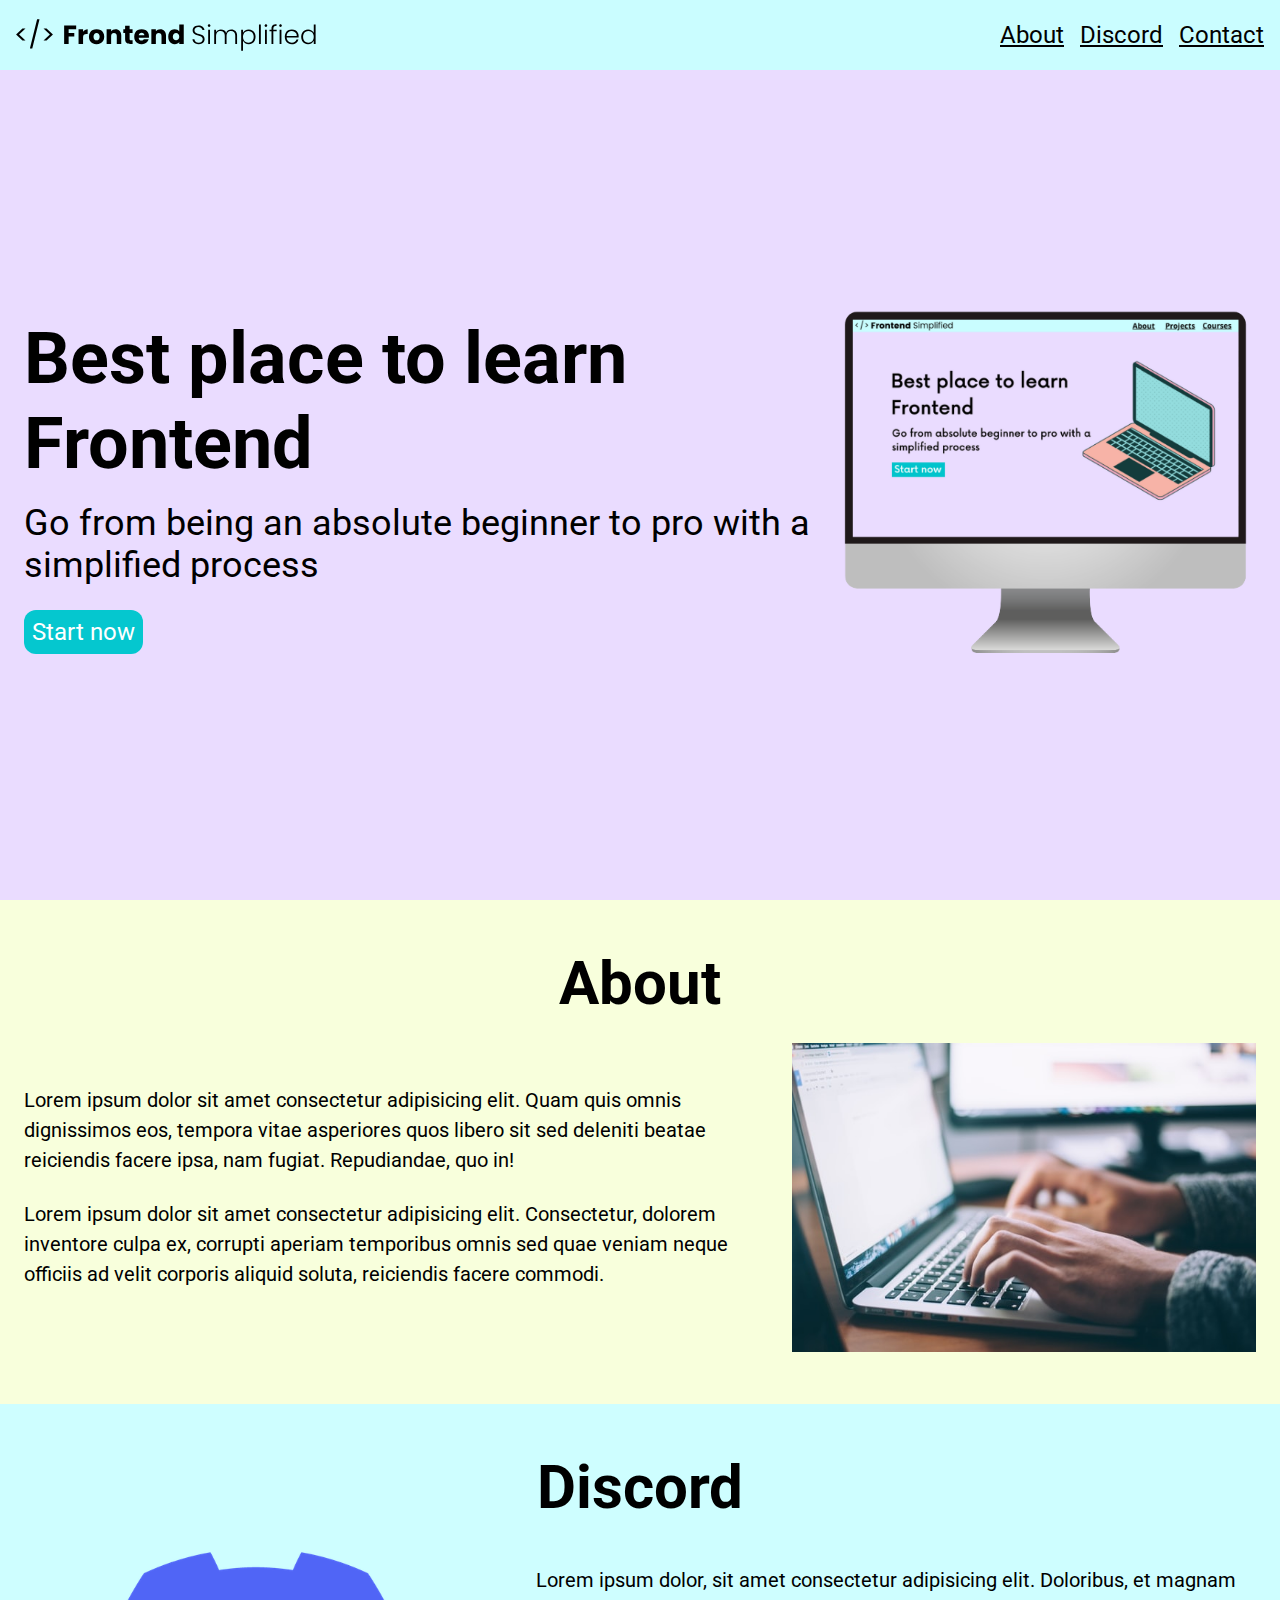
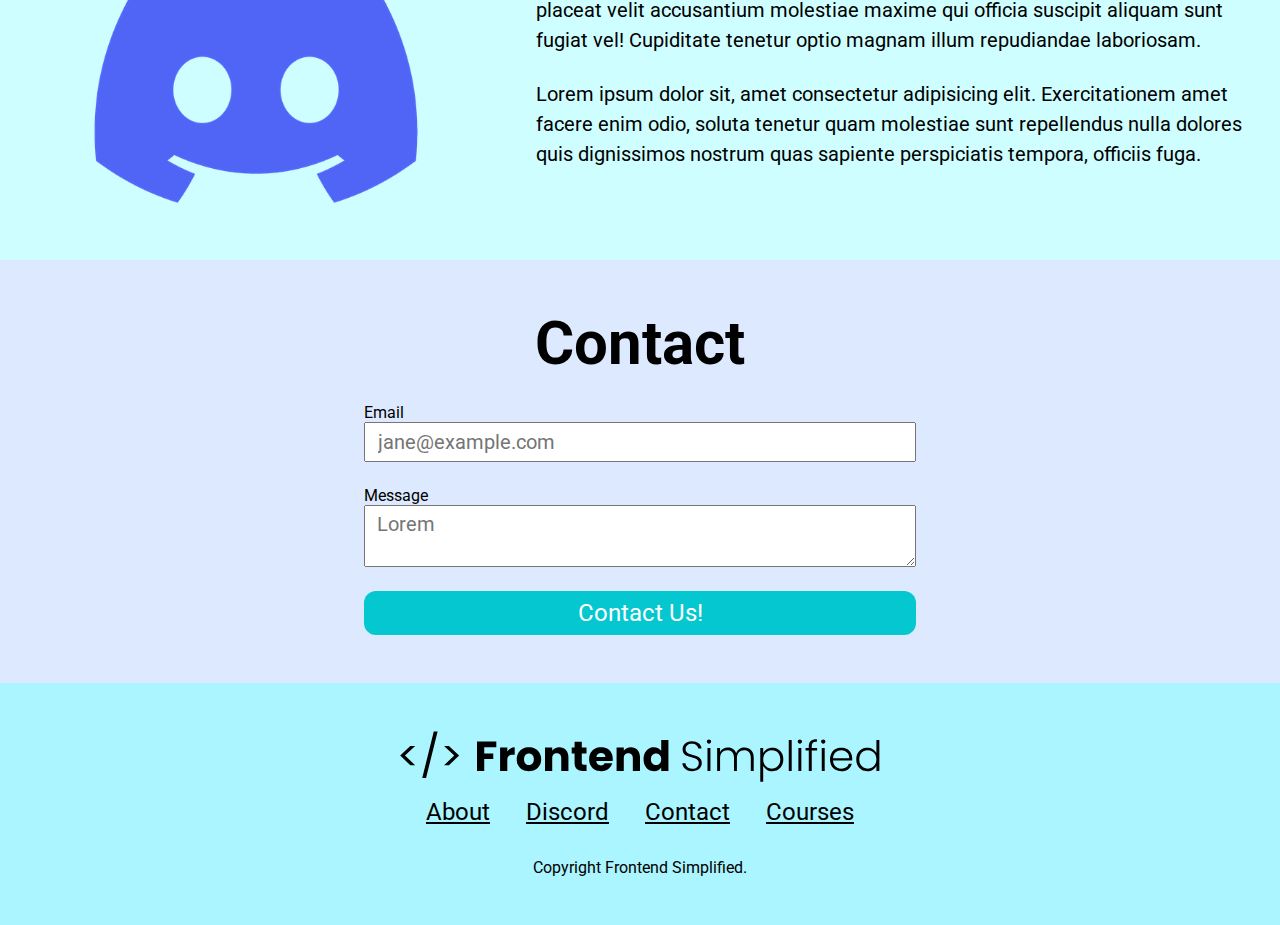
<file: HTMLpractice/index.html>
<!DOCTYPE html>
<html lang="en">
  <head>
    <meta charset="UTF-8" />
    <meta http-equiv="X-UA-Compatible" content="IE=edge" />
    <meta name="viewport" content="width=device-width, initial-scale=1.0" />
    <link rel="stylesheet" href="styles.css" />
    <title>Document</title>
  </head>
  <body>
    <section>
      <nav>
        <img class="logo" src="./assets/FES.svg" alt="" />
        <ul>
          <li><a href="#about">About</a></li>
          <li><a href="#discord">Discord</a></li>
          <li><a href="#contact">Contact</a></li>
        </ul>
      </nav>
      <header>
        <div class="row">
          <div class="home__description">
            <h1>Best place to learn Frontend</h1>
            <p class="subheader">
              Go from being an absolute beginner to pro with a simplified
              process
            </p>
            <button class="home__description--button">Start now</button>
          </div>
          <figure>
            <img src="./assets/laptop.png" alt="Home page image" />
          </figure>
        </div>
      </header>
    </section>
    <main>
      <section id="about">
        <h2>About</h2>
        <div class="row">
          <div class="section_description">
            <div class="section_description--wrapper">
              <p class="section_description--para">
                Lorem ipsum dolor sit amet consectetur adipisicing elit. Quam
                quis omnis dignissimos eos, tempora vitae asperiores quos libero
                sit sed deleniti beatae reiciendis facere ipsa, nam fugiat.
                Repudiandae, quo in!
              </p>
              <p class="section_description--para">
                Lorem ipsum dolor sit amet consectetur adipisicing elit.
                Consectetur, dolorem inventore culpa ex, corrupti aperiam
                temporibus omnis sed quae veniam neque officiis ad velit
                corporis aliquid soluta, reiciendis facere commodi.
              </p>
            </div>
            <figure class="about__img--wrapper">
              <img src="./assets/about.jpg" alt="" />
            </figure>
          </div>
        </div>
      </section>
      <section id="discord">
        <h2>Discord</h2>
        <div class="row">
          <div class="section_description">
            <figure class="about__img--wrapper">
              <img src="./assets/discord.png" alt="Discord" />
            </figure>
            <div class="section_description--wrapper">
              <p class="section_description--para">
                Lorem ipsum dolor, sit amet consectetur adipisicing elit.
                Doloribus, et magnam placeat velit accusantium molestiae maxime
                qui officia suscipit aliquam sunt fugiat vel! Cupiditate tenetur
                optio magnam illum repudiandae laboriosam.
              </p>
              <p class="section_description--para">
                Lorem ipsum dolor sit, amet consectetur adipisicing elit.
                Exercitationem amet facere enim odio, soluta tenetur quam
                molestiae sunt repellendus nulla dolores quis dignissimos
                nostrum quas sapiente perspiciatis tempora, officiis fuga.
              </p>
            </div>
          </div>
        </div>
      </section>
      <section id="contact">
        <h2>Contact</h2>
        <form action="">
          <span>Email</span>
          <input type="email" placeholder="jane@example.com" />
          <span>Message</span>
          <textarea type="text" placeholder="Lorem"></textarea>
          <button>Contact Us!</button>
        </form>
      </section>
    </main>

    <footer>
      <img class="footer__logo" src="./assets/FES.svg" alt="" />
      <div class="footer__links">
        <a class="footer_link" href="#about">About</a>
        <a class="footer_link" href="#discord">Discord</a>
        <a class="footer_link" href="#contact">Contact</a>
        <a class="footer_link" href="">Courses</a>
      </div>
      <p>Copyright Frontend Simplified.</p>
    </footer>
  </body>
</html>
</file>
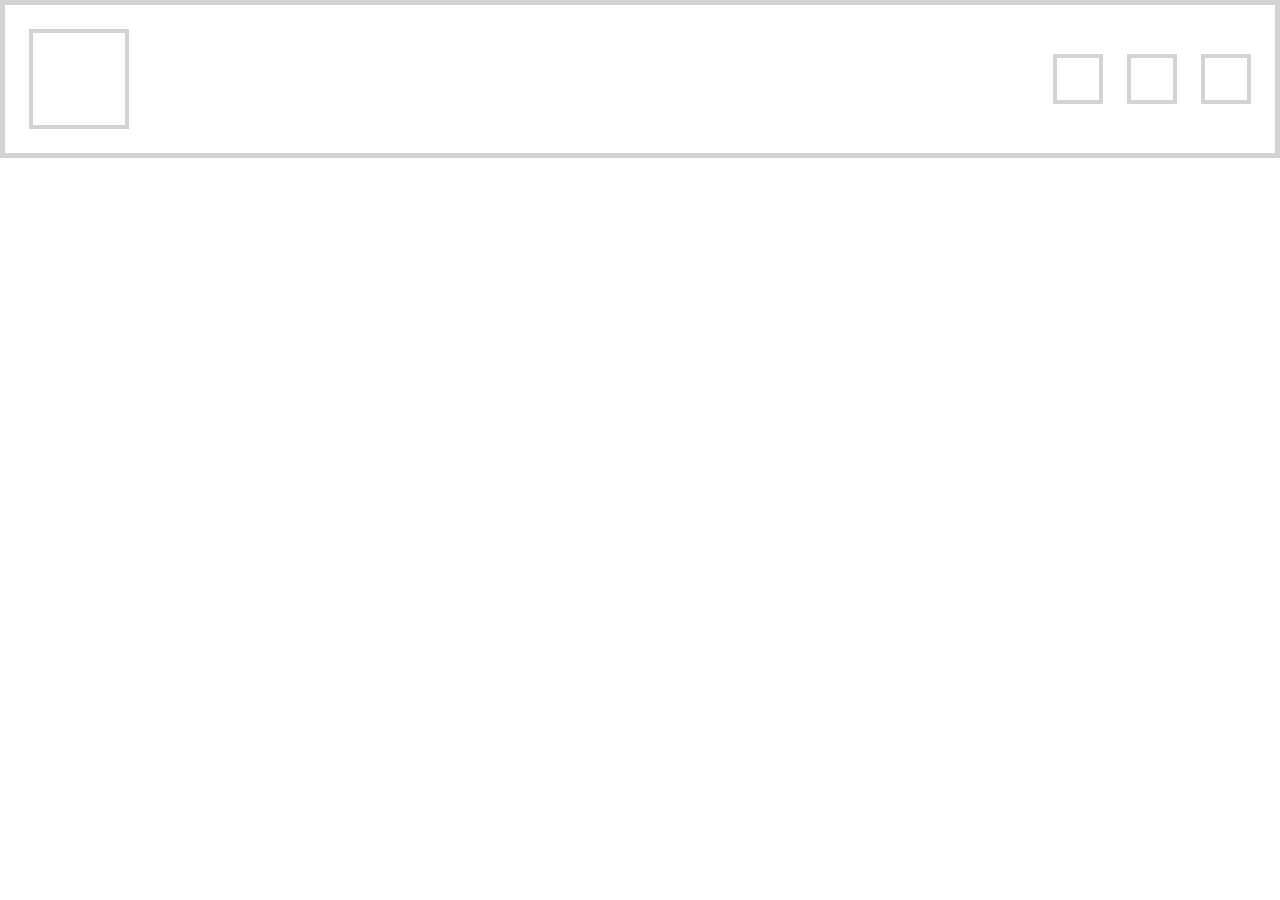
<file: Pattern1/index.html>
<!DOCTYPE html>
<html lang="en">
  <head>
    <meta charset="UTF-8" />
    <meta http-equiv="X-UA-Compatible" content="IE=edge" />
    <meta name="viewport" content="width=device-width, initial-scale=1.0" />
    <title>Document</title>
    <link rel="stylesheet" href="styles.css" />
  </head>
  <body>
    <div class="container">
      <div class="box"></div>
      <div class="small-container">
        <div class="box box-small"></div>
        <div class="box box-small"></div>
        <div class="box box-small"></div>
      </div>
    </div>
  </body>
</html>
</file>
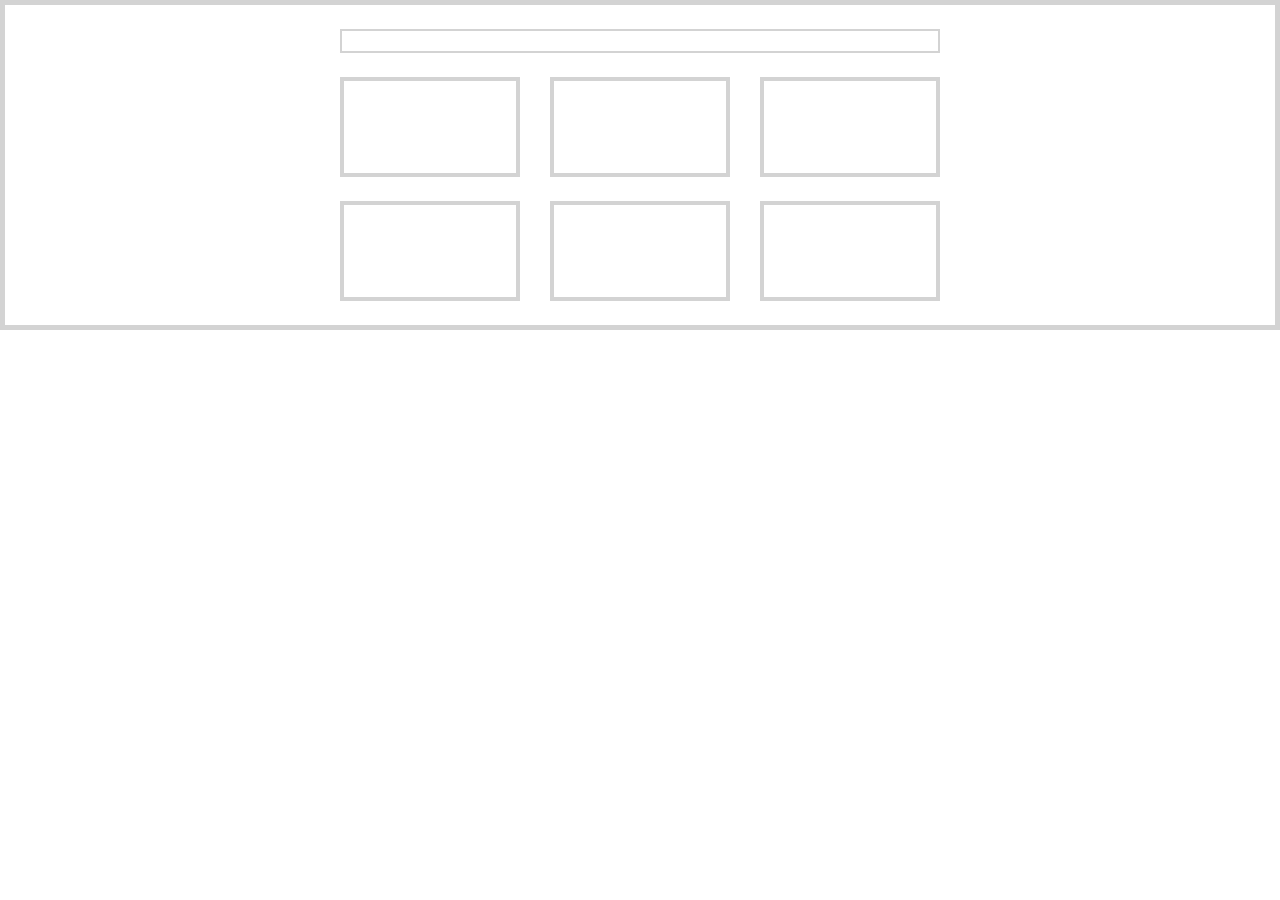
<file: Pattern2/index.html>
<!DOCTYPE html>
<html lang="en">
  <head>
    <meta charset="UTF-8" />
    <meta http-equiv="X-UA-Compatible" content="IE=edge" />
    <meta name="viewport" content="width=device-width, initial-scale=1.0" />
    <link rel="stylesheet" href="styles.css" />
    <title>Document</title>
  </head>
  <body>
    <div class="container">
      <div class="row">
        <div class="title"></div>
        <div class="box-wrapper">
          <div class="box"></div>
          <div class="box"></div>
          <div class="box"></div>
          <div class="box"></div>
          <div class="box"></div>
          <div class="box"></div>
        </div>
      </div>
    </div>
  </body>
</html>
</file>
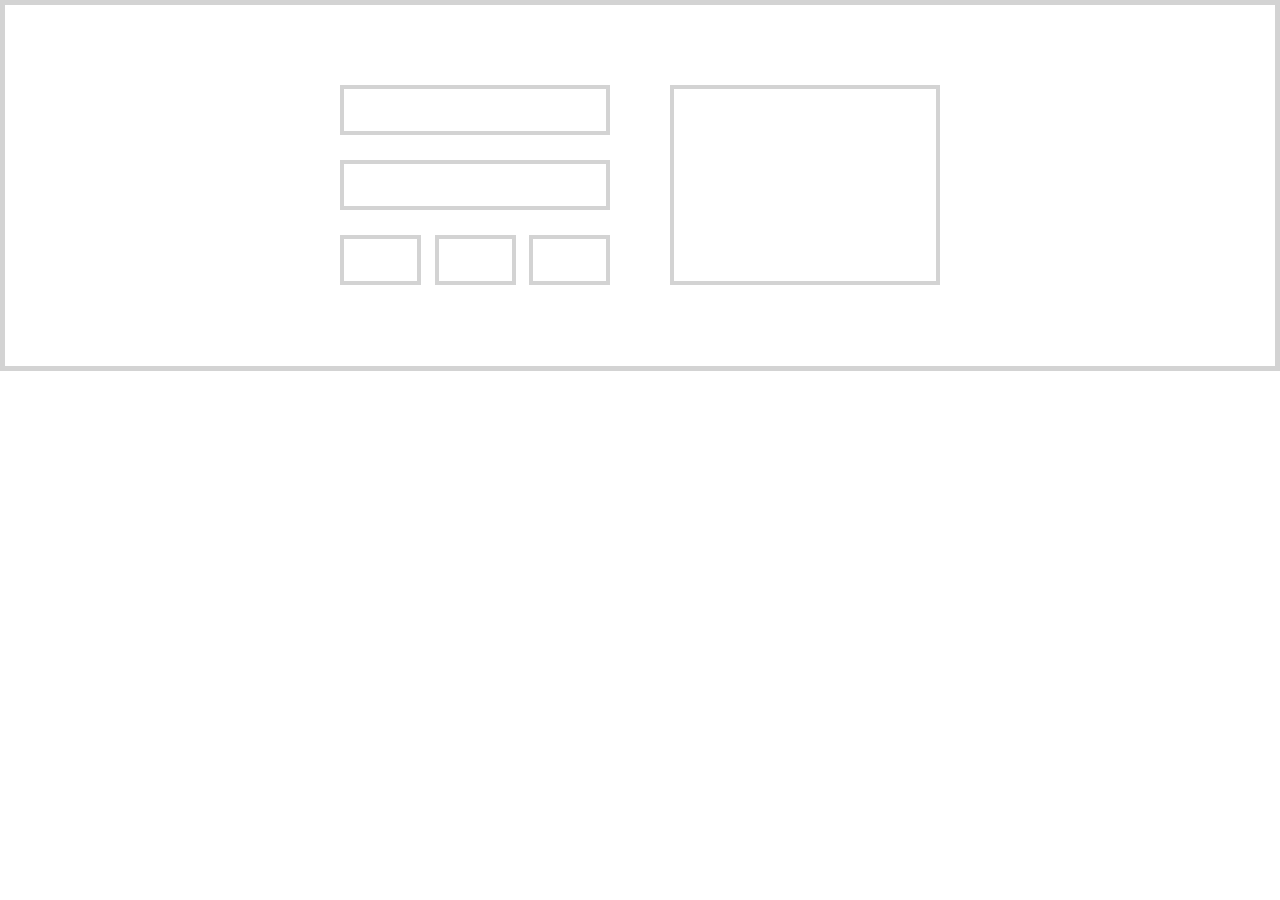
<file: Pattern4/index.html>
<!DOCTYPE html>
<html lang="en">
  <head>
    <meta charset="UTF-8" />
    <meta http-equiv="X-UA-Compatible" content="IE=edge" />
    <meta name="viewport" content="width=device-width, initial-scale=1.0" />
    <link rel="stylesheet" href="styles.css" />
    <title>Document</title>
  </head>
  <body>
    <div class="container">
      <div class="row">
        <div class="box-wrapper">
          <div class="box box-small"></div>
          <div class="box box-small"></div>
          <div class="box-wrapper-2">
            <div class="box box-tiny"></div>
            <div class="box box-tiny"></div>
            <div class="box box-tiny"></div>
          </div>
        </div>
        <div class="box box-large"></div>
      </div>
    </div>
  </body>
</html>
</file>
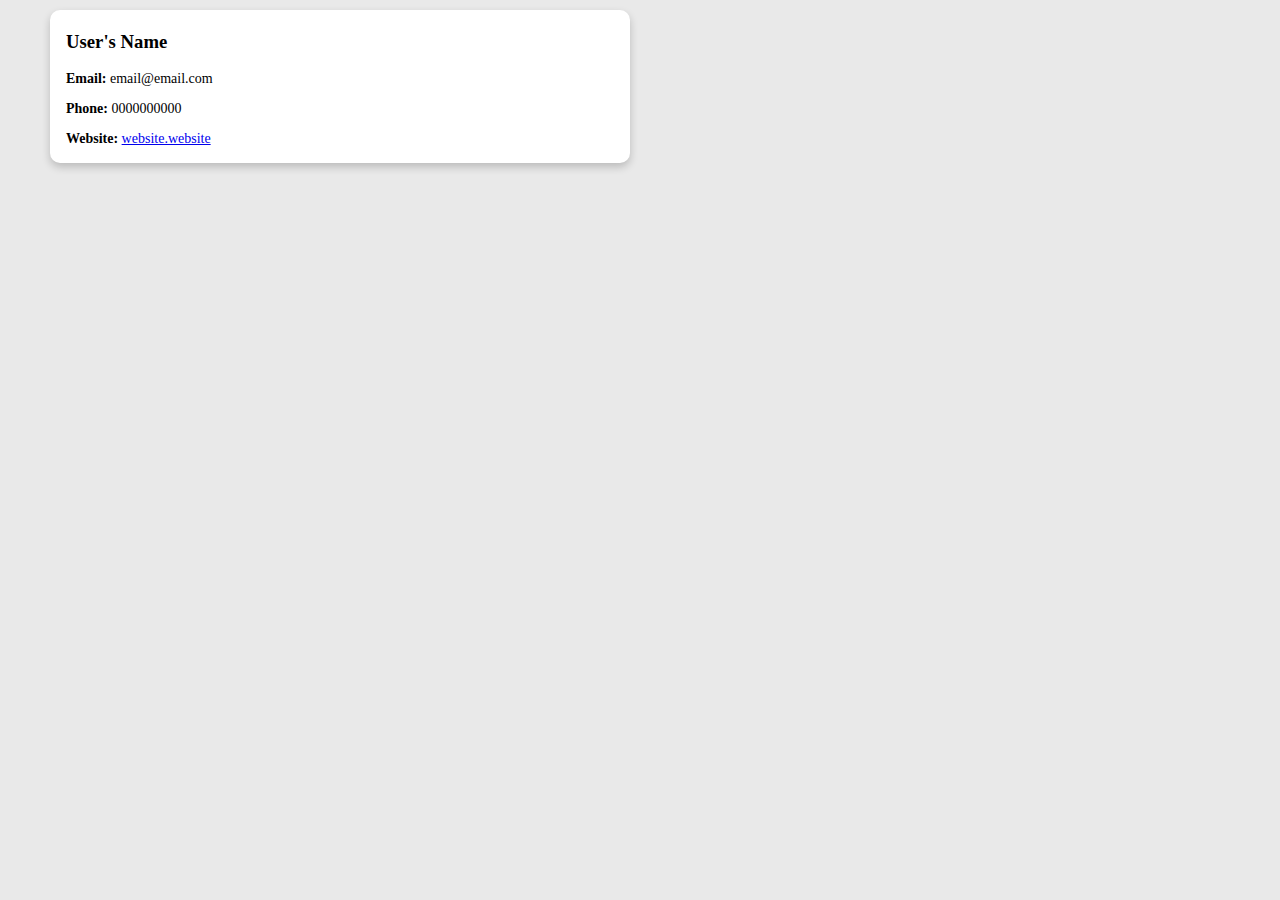
<file: user-posts-starter/index.html>
<!DOCTYPE html>
<html lang="en">

<head>
  <meta charset="UTF-8">
  <meta http-equiv="X-UA-Compatible" content="IE=edge">
  <meta name="viewport" content="width=device-width, initial-scale=1.0">
  <link rel="stylesheet" href="index.css">
  <title>User Posts</title>
</head>

<body>
  <div class="container">
    <div class="row">
      <div class="user-list">
        <div class="user">
          <div class="user-card">
            <div class="user-card__container">
              <h3>User's Name</h4>
                <p><b>Email:</b> email@email.com</p>
                <p><b>Phone:</b> 0000000000</p>
                <p><b>Website:</b> <a href="https://website.website" target="_blank">website.website</a></p>
            </div>
          </div>
        </div>
      </div>
    </div>
  </div>
</body>
<script src="index.js"></script>

</html>
</file>
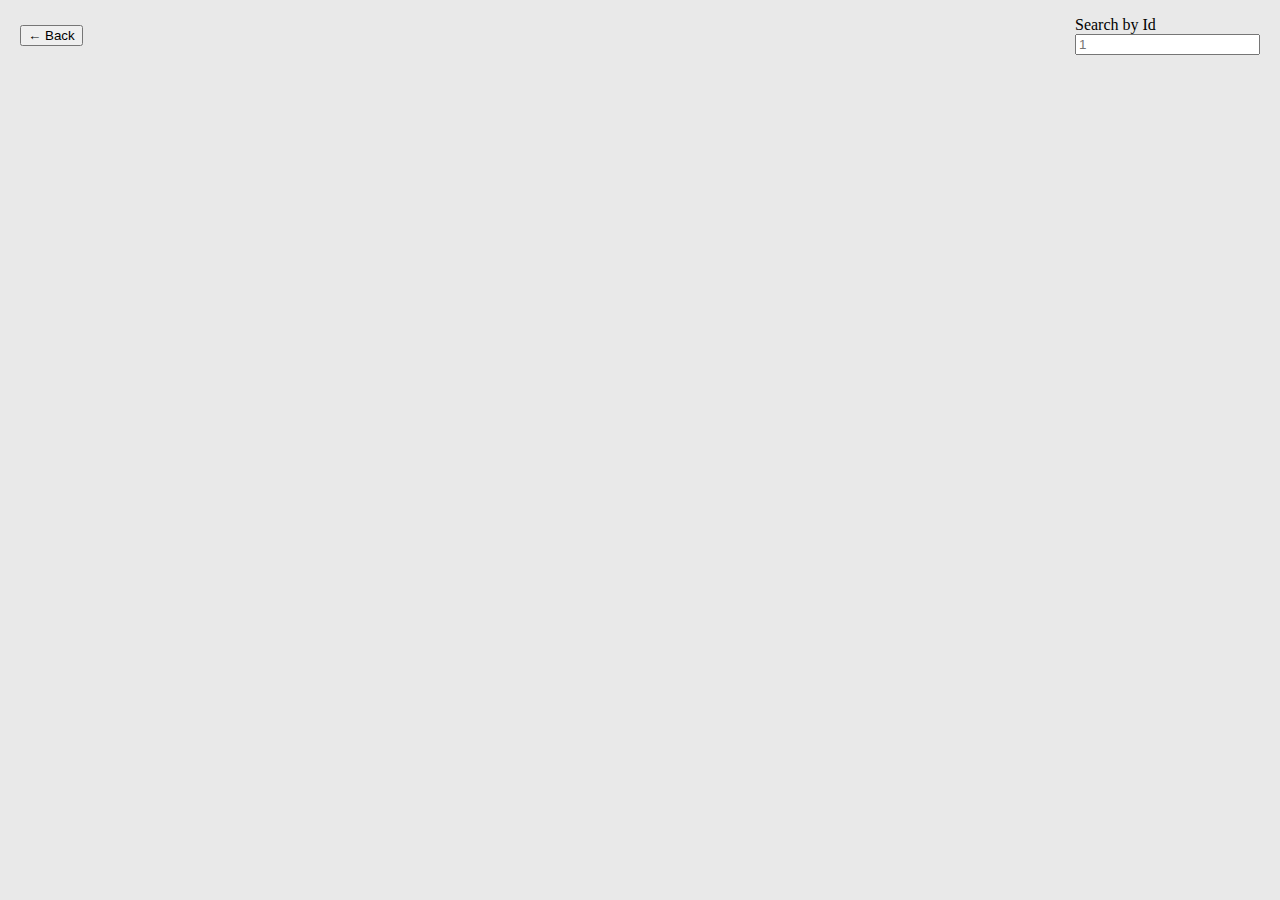
<file: user-posts-starter/user.html>
<!DOCTYPE html>
<html lang="en">
  <head>
    <meta charset="UTF-8" />
    <meta http-equiv="X-UA-Compatible" content="IE=edge" />
    <meta name="viewport" content="width=device-width, initial-scale=1.0" />
    <title>Document</title>
    <link rel="stylesheet" href="index.css" />
  </head>

  <body>
    <div class="post__search">
      <a href="/index.html">
        <button>← Back</button>
      </a>
      <div class="post__search--container">
        <label class="post__search--label"> Search by Id </label>
        <input type="number" placeholder="1" onchange="onSearchChange(event)" />
      </div>
    </div>
    <div class="post-list"></div>
  </body>
  <script src="user.js"></script>
</html>
</file>
<file: HTMLpractice/styles.css>
@import url(http://fonts.googleapis.com/css?family=Roboto:400,100,100italic,300,300ita‌​lic,400italic,500,500italic,700,700italic,900italic,900);
* {
  box-sizing: border-box;
  padding: 0;
  margin: 0;
  font-family: "Roboto", sans-serif;
}

nav {
  height: 70px;
  display: flex;
  justify-content: space-between;
  align-items: center;
  padding: 0 16px;
  background-color: #cafdff;
}

header {
  background-color: #eadcff;
  height: calc(100vh - 70px);
  padding: 24px;
  display: flex;
  justify-content: center;
  align-items: center;
}

h1 {
  font-size: 72px;
}

.subheader {
  font-size: 36px;
  margin: 16px 0 24px 0;
}

button {
  background-color: #05c7cf;
  color: white;
  border: none;
  padding: 8px;
  font-size: 24px;
  cursor: pointer;
  border-radius: 12px;
}

.logo {
  width: 300px;
}

ul {
  display: flex;
}

li {
  list-style-type: none;
  padding-left: 16px;
}

a {
  color: black;
  font-size: 24px;
  font-weight: b700;
}

.row {
  width: 100%;
  max-width: 1300px;
  display: flex;
  justify-content: center;
  align-items: center;
  margin: 0 auto;
}

/* ABOUT */

#about,
#discord,
#contact,
footer {
  padding: 48px 0;
}

#about {
  background-color: #f8ffdc;
}

h2 {
  font-size: 60px;
  text-align: center;
  margin-bottom: 24px;
}

.section_description {
  display: flex;
  justify-content: center;
  align-items: center;
}

.about__img--wrapper {
  width: 40%;
}

img {
  width: 100%;
}

.section_description--wrapper {
  width: 60%;
}

.section_description--para {
  font-size: 20px;
  line-height: 1.5;
  margin-bottom: 24px;
}

.about__img--wrapper,
.section_description--wrapper {
  padding: 0 24px;
}

/* Discord */

#discord {
  background-color: #cefeff;
}

/* Contact */

#contact {
  background-color: #dce9ff;
}

form {
  width: 100%;
  max-width: 600px;
  display: flex;
  flex-direction: column;
  margin: 0 auto;
  padding: 0 24px;
}

input,
textarea {
  margin-bottom: 24px;
  font-size: 20px;
  padding: 6px 12px;
}

footer {
  background-color: #aaf5ff;
  display: flex;
  flex-direction: column;
  align-items: center;
}

.footer__logo {
  max-width: 480px;
  margin-bottom: 16px;
}

.footer__links {
  margin-bottom: 32px;
}

.footer_link {
  padding: 0 16px;
}

/* SMALL PHONES, TABLETS, LARGE SMARTPHONES */
@media (max-width: 728px) {
  .row {
    flex-direction: column;
  }

  .home__description {
    margin-bottom: 24px;
    display: flex;
    flex-direction: column;
    align-items: center;
  }

  .home__description--button {
    max-width: 240px;
  }

  h1 {
    text-align: center;
    font-size: 60px;
  }

  .subheader {
    text-align: center;
    font-size: 28px;
  }

  ul {
    display: none;
  }

  .section_description {
    flex-direction: column;
  }

  .section_description--wrapper {
    width: 100%;
  }

  .about__img--wrapper {
    width: 100%;
  }

  #discord .section_description {
    flex-direction: column-reverse;
  }

  footer {
    padding: 48px 24px;
  }

  .footer__logo {
    max-width: 360px;
  }

  .footer_link {
    padding: 0 4px;
    font-size: 18px;
  }

  .footer__links {
    margin-bottom: 24px;
  }
}
</file>
<file: Pattern1/styles.css>
@import url("https://fonts.googleapis.com/css2?family=Roboto:wght@300;400;500;600;700&display=swap");
* {
  box-sizing: border-box;
  padding: 0;
  margin: 0;
  font-family: "Roboto", sans-serif;
}

.box {
  border: 4px solid lightgray;
  width: 100px;
  height: 100px;
}

.box-small {
  width:50px;
  height: 50px;
  margin-left: 24px;
}

.container {
  padding: 24px;
  border: 5px solid lightgray;
  display: flex;
  justify-content: space-between;
}

.small-container {
  display: flex;
  align-items: center;
}
</file>
<file: Pattern2/styles.css>
@import url("https://fonts.googleapis.com/css2?family=Roboto:wght@300;400;500;600;700&display=swap");
* {
  box-sizing: border-box;
  padding: 0;
  margin: 0;
  font-family: "Roboto", sans-serif;
}

.container {
  padding: 24px 24px 0 24px;
  border: 5px solid lightgray;
  display: flex;
  justify-content: center;
}

.title {
  border: 2px solid lightgray;
  height: 24px;
  width: 100%;
  margin-bottom: 24px;
}

.box {
  border: 4px solid lightgray;
  width: 30%;
  height: 100px;
  margin-bottom: 24px;
}

.box-wrapper {
  display: flex;
  flex-wrap: wrap;
  justify-content: space-between;
}

.row {
  width: 100%;
  max-width: 600px;
}
</file>
<file: Pattern4/styles.css>
@import url("https://fonts.googleapis.com/css2?family=Roboto:wght@300;400;500;600;700&display=swap");
* {
  box-sizing: border-box;
  padding: 0;
  margin: 0;
  font-family: "Roboto", sans-serif;
}

.container {
  padding: 80px 24px 80px 24px;
  border: 5px solid lightgray;
  display: flex;
  justify-content: space-between;
}

.box {
  border: 4px solid lightgray;
  margin-bottom: 25px;
}

.box-wrapper {
  width: 45%;
}

.box-large {
  width: 45%;
}

.box-small {
  height: 50px;
}

.box-tiny {
  width:30%;
  height: 50px;
}

.box-wrapper-2 {
  display: flex;
  flex-direction: row;
  justify-content: space-between;
}

.row {
  width: 100%;
  max-width: 600px;
  margin: 0 auto -24px auto;
  display: flex;
  justify-content: space-between;
}
</file>
<file: user-posts-starter/index.css>
body {
  margin: 0;
  padding: 0;
  box-sizing: border-box;
  background-color: #e9e9e9;
}

.container {
  margin: 0 auto;
  padding: 0;
  width: 100%;
  max-width: 1200px;
}

p {
  font-size: 14px;
  word-break: break-word;
}

.hidden {
  display: none;
}

.user-list {
  width: auto;
  display: flex;
  flex-wrap: wrap;
}

.user {
  width: 50%;
}

.user-card {
  background-color: #fff;
  box-shadow: 0 4px 8px 0 rgba(0,0,0,0.2);
  margin: 10px;
  transition: 0.3s;
  cursor: pointer;
  border-radius: 10px;
}

.user-card:hover {
  box-shadow: 0 8px 16px 0 rgba(0,0,0,0.2);
}

.user-card__container {
  padding: 2px 16px;
}

.post-card {
  background-color: #fff;
  margin: 10px;
  box-shadow: 0 4px 8px 0 rgba(0,0,0,0.2);
  transition: 0.3s;
  border-radius: 10px;
}

.post-card:hover {
  box-shadow: 0 8px 16px 0 rgba(0,0,0,0.2);
}

.post-card__container {
  padding: 2px 16px;
}

.back-btn {
  color: #fff;
  background-color: black;
  border: none;
  border-radius: 10px;
  padding: 10px 20px;
  font-size: 20px;
  font-weight: 600;
  cursor: pointer;
}

.post {
  border: 1px solid black;
  background-color: white;
  margin: 20px;
}

.post__title {
  font-size: 12px;
  font-weight: bold;
  text-transform: uppercase;
  border-bottom: 1px solid black;
  padding: 8px;
}

.post__body {
  padding: 0 8px;
}

.post__search {
  margin-top: 16px;
  display: flex;
  justify-content: space-between;
  align-items: center;
  padding: 0 20px;
}

.post__search--container {
  display: flex;
  flex-direction: column;
}

.post__search--label {
  padding-right: 8px;
}
</file>
